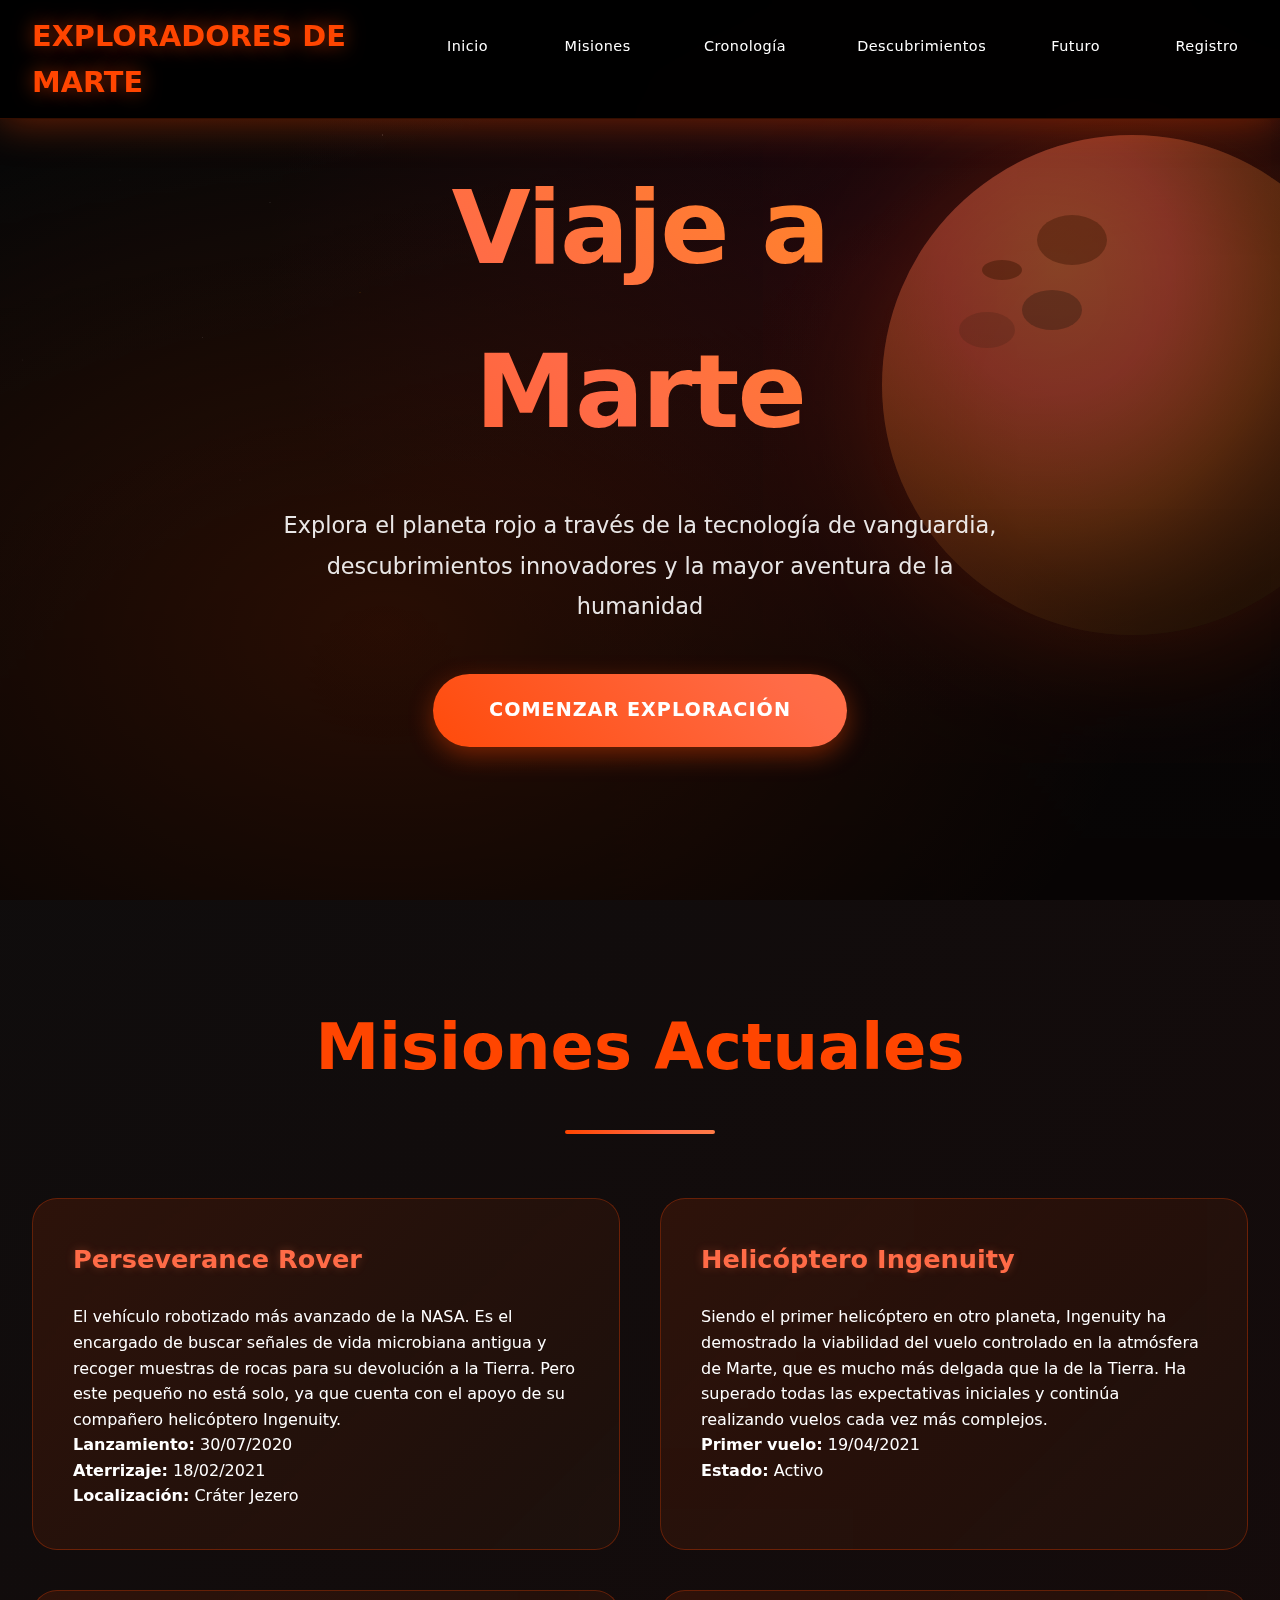
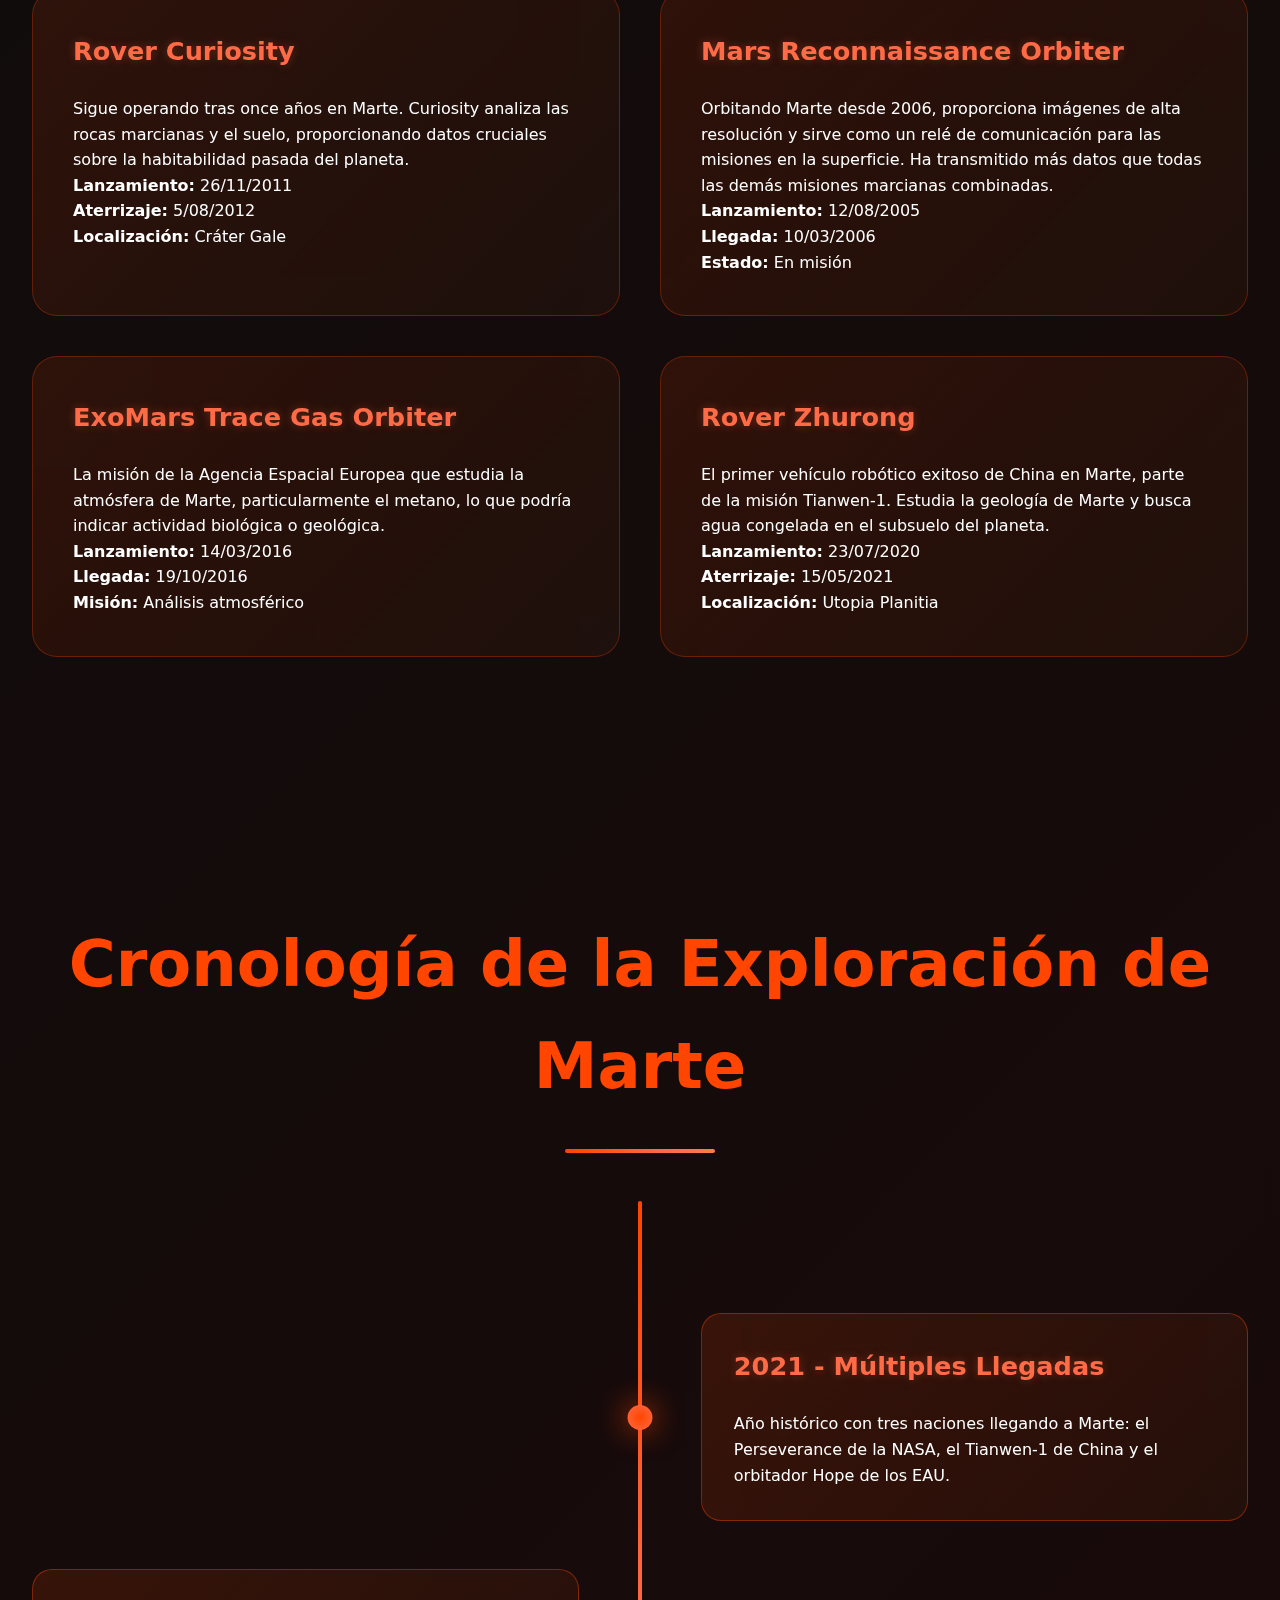
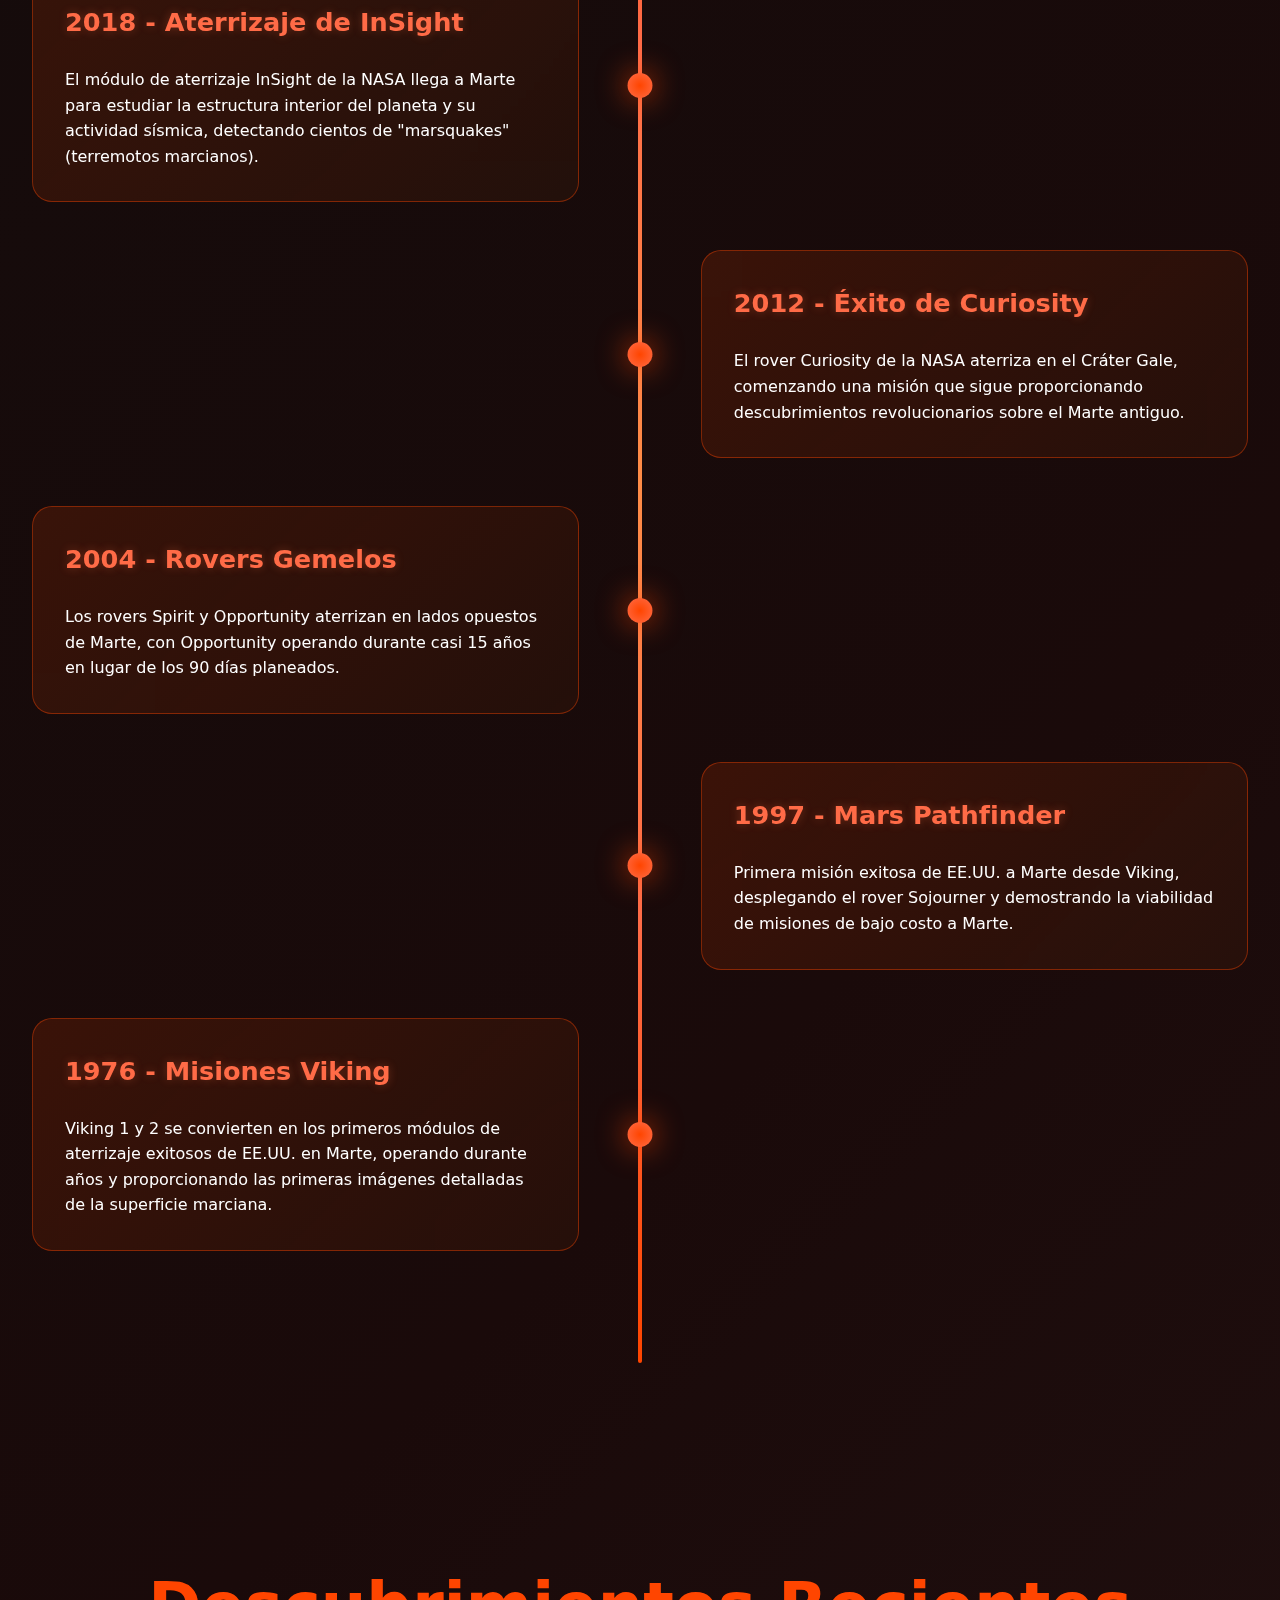
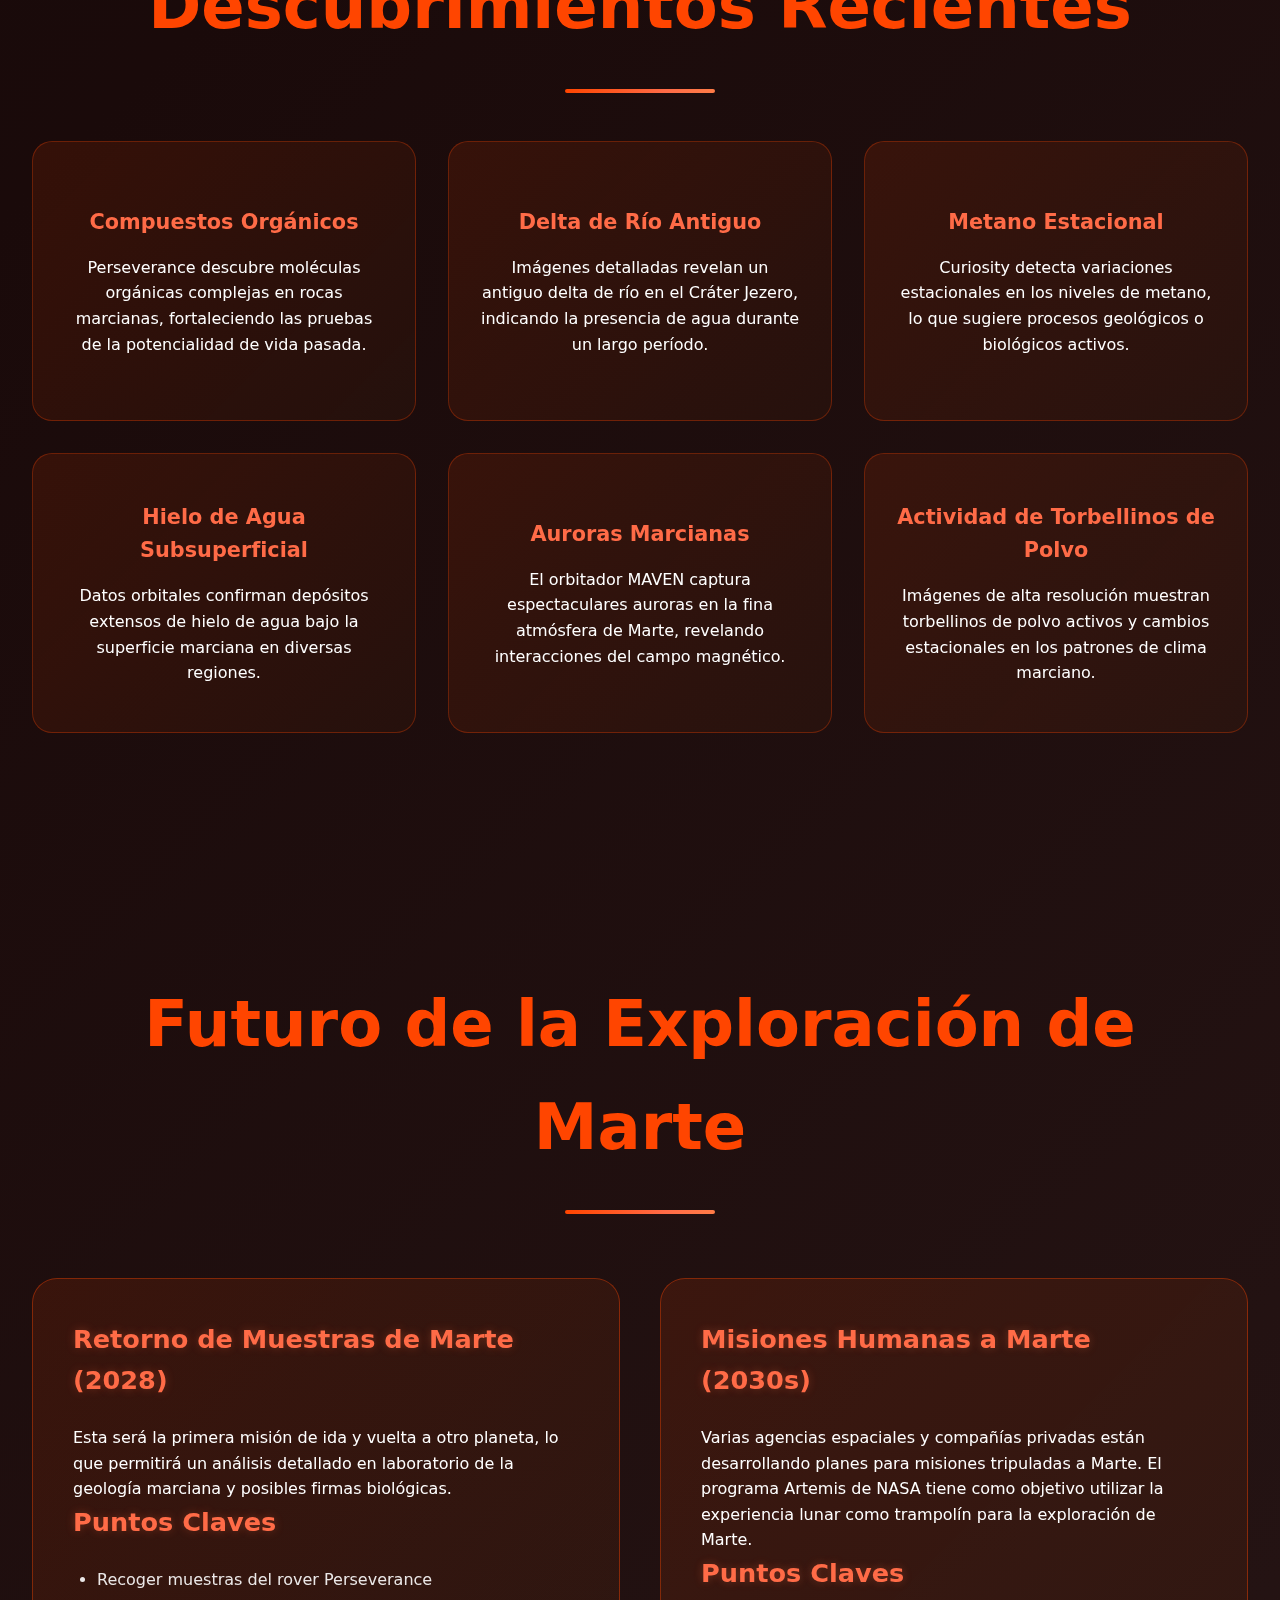
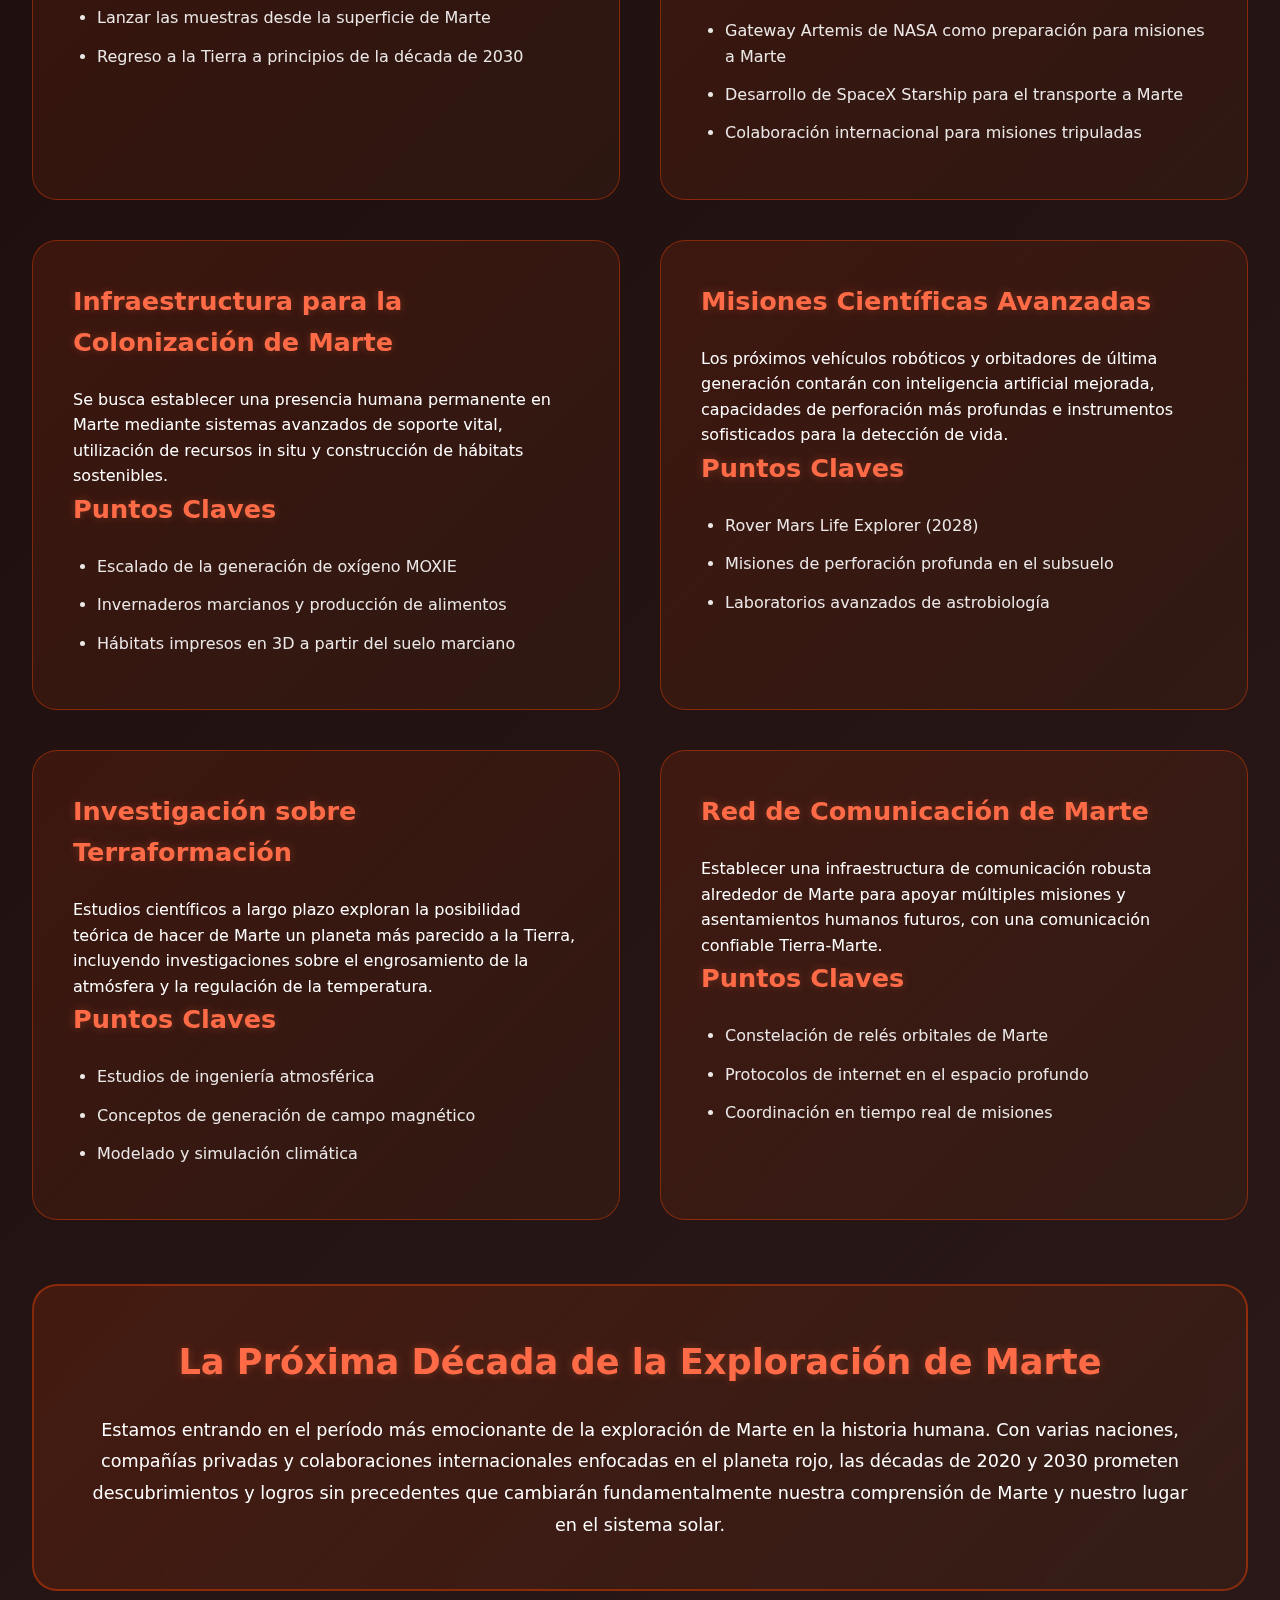
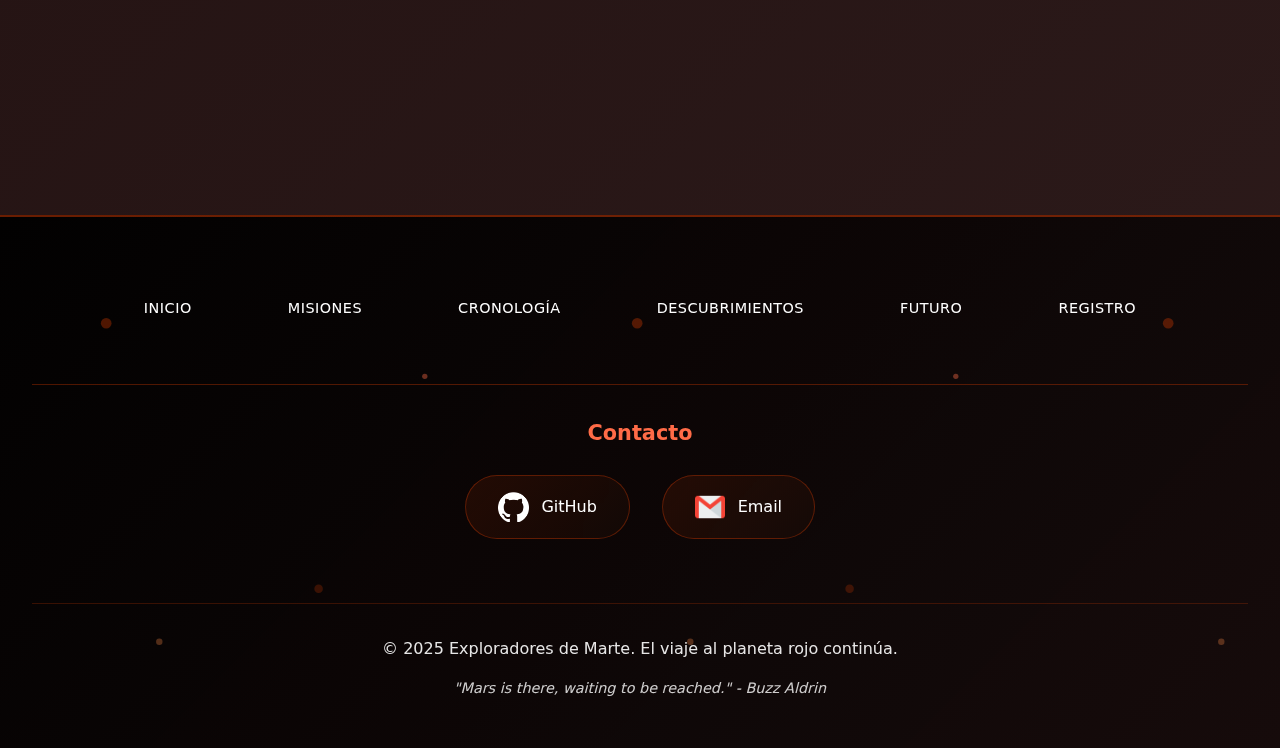
<file: index.html>
<!DOCTYPE html>
<html lang="es">

<head>
    <meta charset="UTF-8">
    <meta name="viewport" content="width=device-width, initial-scale=1.0">
    <title>Exploradores de Marte - Inicio</title>
    <link rel="stylesheet" href="styles/styles.css">
</head>

<body>
    <div class="starfield"></div>

    <!-- Navbar -->
    <nav id="navbar">
        <div class="nav-container">
            <a href="#home" class="logo">
                <span>EXPLORADORES DE MARTE</span>
            </a>
            <ul class="nav-links">
                <li><a href="#home">Inicio</a></li>
                <li><a href="#missions">Misiones</a></li>
                <li><a href="#timeline">Cronología</a></li>
                <li><a href="#discovery">Descubrimientos</a></li>
                <li><a href="#future">Futuro</a></li>
                <li><a href="pages/register.html">Registro</a></li>
            </ul>
        </div>
    </nav>

    <!-- Hero -->
    <section id="home" class="hero">
        <div class="mars-planet"></div>
        <div class="hero-content">
            <h1>Viaje a Marte</h1>
            <p>Explora el planeta rojo a través de la tecnología de vanguardia, descubrimientos innovadores y la mayor
                aventura de la humanidad</p>
            <a href="#missions" class="cta-button">Comenzar Exploración</a>
        </div>
    </section>

    <!-- Misiones -->
    <section id="missions">
        <h2>Misiones Actuales</h2>
        <div class="mission-grid">
            <div class="mission-card">
                <h3>Perseverance Rover</h3>
                <p>El vehículo robotizado más avanzado de la NASA. Es el encargado de buscar señales de vida microbiana
                    antigua y recoger muestras de rocas para su devolución a la Tierra. Pero este pequeño no está solo,
                    ya que cuenta con el apoyo de su compañero helicóptero Ingenuity.</p>
                <p><strong>Lanzamiento:</strong> 30/07/2020</p>
                <p><strong>Aterrizaje:</strong> 18/02/2021</p>
                <p><strong>Localización:</strong> Cráter Jezero</p>
            </div>

            <div class="mission-card">
                <h3>Helicóptero Ingenuity</h3>
                <p>Siendo el primer helicóptero en otro planeta, Ingenuity ha demostrado la viabilidad del vuelo
                    controlado en la atmósfera de Marte, que es mucho más delgada que la de la Tierra. Ha superado todas
                    las expectativas iniciales y continúa realizando vuelos cada vez más complejos.</p>
                <p><strong>Primer vuelo:</strong> 19/04/2021</p>
                <p><strong>Estado:</strong> Activo</p>
            </div>

            <div class="mission-card">
                <h3>Rover Curiosity</h3>
                <p>Sigue operando tras once años en Marte. Curiosity analiza las rocas marcianas y el suelo,
                    proporcionando datos cruciales sobre la habitabilidad pasada del planeta.</p>
                <p><strong>Lanzamiento:</strong> 26/11/2011</p>
                <p><strong>Aterrizaje:</strong> 5/08/2012</p>
                <p><strong>Localización:</strong> Cráter Gale</p>
            </div>

            <div class="mission-card">
                <h3>Mars Reconnaissance Orbiter</h3>
                <p>Orbitando Marte desde 2006, proporciona imágenes de alta resolución y sirve como un relé de
                    comunicación para las misiones en la superficie. Ha transmitido más datos que todas las demás
                    misiones marcianas combinadas.</p>
                <p><strong>Lanzamiento:</strong> 12/08/2005</p>
                <p><strong>Llegada:</strong> 10/03/2006</p>
                <p><strong>Estado:</strong> En misión</p>
            </div>

            <div class="mission-card">
                <h3>ExoMars Trace Gas Orbiter</h3>
                <p>La misión de la Agencia Espacial Europea que estudia la atmósfera de Marte, particularmente el
                    metano, lo que podría indicar actividad biológica o geológica.</p>
                <p><strong>Lanzamiento:</strong> 14/03/2016</p>
                <p><strong>Llegada:</strong> 19/10/2016</p>
                <p><strong>Misión:</strong> Análisis atmosférico</p>
            </div>

            <div class="mission-card">
                <h3>Rover Zhurong</h3>
                <p>El primer vehículo robótico exitoso de China en Marte, parte de la misión Tianwen-1. Estudia la
                    geología de Marte y busca agua congelada en el subsuelo del planeta.</p>
                <p><strong>Lanzamiento:</strong> 23/07/2020</p>
                <p><strong>Aterrizaje:</strong> 15/05/2021</p>
                <p><strong>Localización:</strong> Utopia Planitia</p>
            </div>
        </div>
    </section>

    <!-- Cronología -->
    <section id="timeline">
        <h2>Cronología de la Exploración de Marte</h2>
        <div class="timeline">
            <div class="timeline-item">
                <div class="timeline-content">
                    <h3>2021 - Múltiples Llegadas</h3>
                    <p>Año histórico con tres naciones llegando a Marte: el Perseverance de la NASA, el Tianwen-1 de
                        China y el orbitador Hope de los EAU.</p>
                </div>
                <div class="timeline-dot"></div>
            </div>

            <div class="timeline-item">
                <div class="timeline-content">
                    <h3>2018 - Aterrizaje de InSight</h3>
                    <p>El módulo de aterrizaje InSight de la NASA llega a Marte para estudiar la estructura interior del
                        planeta y su actividad sísmica, detectando cientos de "marsquakes" (terremotos marcianos).</p>
                </div>
                <div class="timeline-dot"></div>
            </div>

            <div class="timeline-item">
                <div class="timeline-content">
                    <h3>2012 - Éxito de Curiosity</h3>
                    <p>El rover Curiosity de la NASA aterriza en el Cráter Gale, comenzando una misión que sigue
                        proporcionando descubrimientos revolucionarios sobre el Marte antiguo.</p>
                </div>
                <div class="timeline-dot"></div>
            </div>

            <div class="timeline-item">
                <div class="timeline-content">
                    <h3>2004 - Rovers Gemelos</h3>
                    <p>Los rovers Spirit y Opportunity aterrizan en lados opuestos de Marte, con Opportunity operando
                        durante casi 15 años en lugar de los 90 días planeados.</p>
                </div>
                <div class="timeline-dot"></div>
            </div>

            <div class="timeline-item">
                <div class="timeline-content">
                    <h3>1997 - Mars Pathfinder</h3>
                    <p>Primera misión exitosa de EE.UU. a Marte desde Viking, desplegando el rover Sojourner y
                        demostrando la viabilidad de misiones de bajo costo a Marte.</p>
                </div>
                <div class="timeline-dot"></div>
            </div>

            <div class="timeline-item">
                <div class="timeline-content">
                    <h3>1976 - Misiones Viking</h3>
                    <p>Viking 1 y 2 se convierten en los primeros módulos de aterrizaje exitosos de EE.UU. en Marte,
                        operando durante años y proporcionando las primeras imágenes detalladas de la superficie
                        marciana.</p>
                </div>
                <div class="timeline-dot"></div>
            </div>
        </div>
    </section>

    <!-- Descubrimientos -->
    <section id="discovery">
        <h2>Descubrimientos Recientes</h2>
        <div class="discovery">
            <div class="discovery-item">
                <h4>Compuestos Orgánicos</h4>
                <p>Perseverance descubre moléculas orgánicas complejas en rocas marcianas, fortaleciendo las pruebas de
                    la potencialidad de vida pasada.</p>
            </div>
            <div class="discovery-item">
                <h4>Delta de Río Antiguo</h4>
                <p>Imágenes detalladas revelan un antiguo delta de río en el Cráter Jezero, indicando la presencia de
                    agua durante un largo período.</p>
            </div>
            <div class="discovery-item">
                <h4>Metano Estacional</h4>
                <p>Curiosity detecta variaciones estacionales en los niveles de metano, lo que sugiere procesos
                    geológicos o biológicos activos.</p>
            </div>
            <div class="discovery-item">
                <h4>Hielo de Agua Subsuperficial</h4>
                <p>Datos orbitales confirman depósitos extensos de hielo de agua bajo la superficie marciana en diversas
                    regiones.</p>
            </div>
            <div class="discovery-item">
                <h4>Auroras Marcianas</h4>
                <p>El orbitador MAVEN captura espectaculares auroras en la fina atmósfera de Marte, revelando
                    interacciones del campo magnético.</p>
            </div>
            <div class="discovery-item">
                <h4>Actividad de Torbellinos de Polvo</h4>
                <p>Imágenes de alta resolución muestran torbellinos de polvo activos y cambios estacionales en los
                    patrones de clima marciano.</p>
            </div>
        </div>
    </section>

    <!-- Futuro -->
    <section id="future">
        <h2>Futuro de la Exploración de Marte</h2>
        <div class="future-grid">
            <div class="future-card">
                <h3>Retorno de Muestras de Marte (2028)</h3>
                <p>Esta será la primera misión de ida y vuelta a otro planeta, lo que permitirá un análisis detallado en
                    laboratorio de la geología marciana y posibles firmas biológicas.</p>
                <h3>Puntos Claves</h3>
                <ul>
                    <li>Recoger muestras del rover Perseverance</li>
                    <li>Lanzar las muestras desde la superficie de Marte</li>
                    <li>Regreso a la Tierra a principios de la década de 2030</li>
                </ul>
            </div>

            <div class="future-card">
                <h3>Misiones Humanas a Marte (2030s)</h3>
                <p>Varias agencias espaciales y compañías privadas están desarrollando planes para misiones tripuladas a
                    Marte. El programa Artemis de NASA tiene como objetivo utilizar la experiencia lunar como trampolín
                    para la exploración de Marte.</p>
                <h3>Puntos Claves</h3>
                <ul>
                    <li>Gateway Artemis de NASA como preparación para misiones a Marte</li>
                    <li>Desarrollo de SpaceX Starship para el transporte a Marte</li>
                    <li>Colaboración internacional para misiones tripuladas</li>
                </ul>
            </div>

            <div class="future-card">
                <h3>Infraestructura para la Colonización de Marte</h3>
                <p>Se busca establecer una presencia humana permanente en Marte mediante sistemas avanzados de soporte
                    vital, utilización de recursos in situ y construcción de hábitats sostenibles.</p>
                <h3>Puntos Claves</h3>
                <ul>
                    <li>Escalado de la generación de oxígeno MOXIE</li>
                    <li>Invernaderos marcianos y producción de alimentos</li>
                    <li>Hábitats impresos en 3D a partir del suelo marciano</li>
                </ul>
            </div>

            <div class="future-card">
                <h3>Misiones Científicas Avanzadas</h3>
                <p>Los próximos vehículos robóticos y orbitadores de última generación contarán con inteligencia
                    artificial mejorada, capacidades de perforación más profundas e instrumentos sofisticados para la
                    detección de vida.</p>
                <h3>Puntos Claves</h3>
                <ul>
                    <li>Rover Mars Life Explorer (2028)</li>
                    <li>Misiones de perforación profunda en el subsuelo</li>
                    <li>Laboratorios avanzados de astrobiología</li>
                </ul>
            </div>

            <div class="future-card">
                <h3>Investigación sobre Terraformación</h3>
                <p>Estudios científicos a largo plazo exploran la posibilidad teórica de hacer de Marte un planeta más
                    parecido a la Tierra, incluyendo investigaciones sobre el engrosamiento de la atmósfera y la
                    regulación de la temperatura.</p>
                <h3>Puntos Claves</h3>
                <ul>
                    <li>Estudios de ingeniería atmosférica</li>
                    <li>Conceptos de generación de campo magnético</li>
                    <li>Modelado y simulación climática</li>
                </ul>
            </div>

            <div class="future-card">
                <h3>Red de Comunicación de Marte</h3>
                <p>Establecer una infraestructura de comunicación robusta alrededor de Marte para apoyar múltiples
                    misiones y asentamientos humanos futuros, con una comunicación confiable Tierra-Marte.</p>
                <h3>Puntos Claves</h3>
                <ul>
                    <li>Constelación de relés orbitales de Marte</li>
                    <li>Protocolos de internet en el espacio profundo</li>
                    <li>Coordinación en tiempo real de misiones</li>
                </ul>
            </div>
        </div>

        <div class="resume">
            <h3>La Próxima Década de la Exploración de Marte</h3>
            <p>Estamos entrando en el período más emocionante de la exploración de Marte en la historia humana. Con
                varias naciones, compañías privadas y colaboraciones internacionales enfocadas en el planeta rojo, las
                décadas de 2020 y 2030 prometen descubrimientos y logros sin precedentes que cambiarán fundamentalmente
                nuestra comprensión de Marte y nuestro lugar en el sistema solar.</p>
        </div>
    </section>

    <!-- Footer -->
    <footer>
        <div class="footer-content">
            <div class="footer-links">
                <a href="#home">Inicio</a>
                <a href="#missions">Misiones</a>
                <a href="#timeline">Cronología</a>
                <a href="#exploration">Descubrimientos</a>
                <a href="#future">Futuro</a>
                <a href="pages/register.html">Registro</a>
            </div>

            <div class="social-section">
                <h4>Contacto</h4>
                <div class="social-links">
                    <a href="https://github.com/EsderJ10" class="social-link" target="_blank">
                        <img src="images/github-icon.png" alt="Github" class="social-icon"></img>
                        <span>GitHub</span>
                    </a>
                    <a href="mailto:cortesf.joseantonio@gmail.com" class="social-link">
                        <img src="images/email-icon.png" alt="Email" class="social-icon"></img>
                        <span>Email</span>
                    </a>
                </div>
            </div>

            <div class="copyright">
                <p>&copy; 2025 Exploradores de Marte. El viaje al planeta rojo continúa.</p>
                <p class="quote">"Mars is there, waiting to be reached." - Buzz Aldrin</p>
            </div>
        </div>
    </footer>
</body>

</html>
</file>
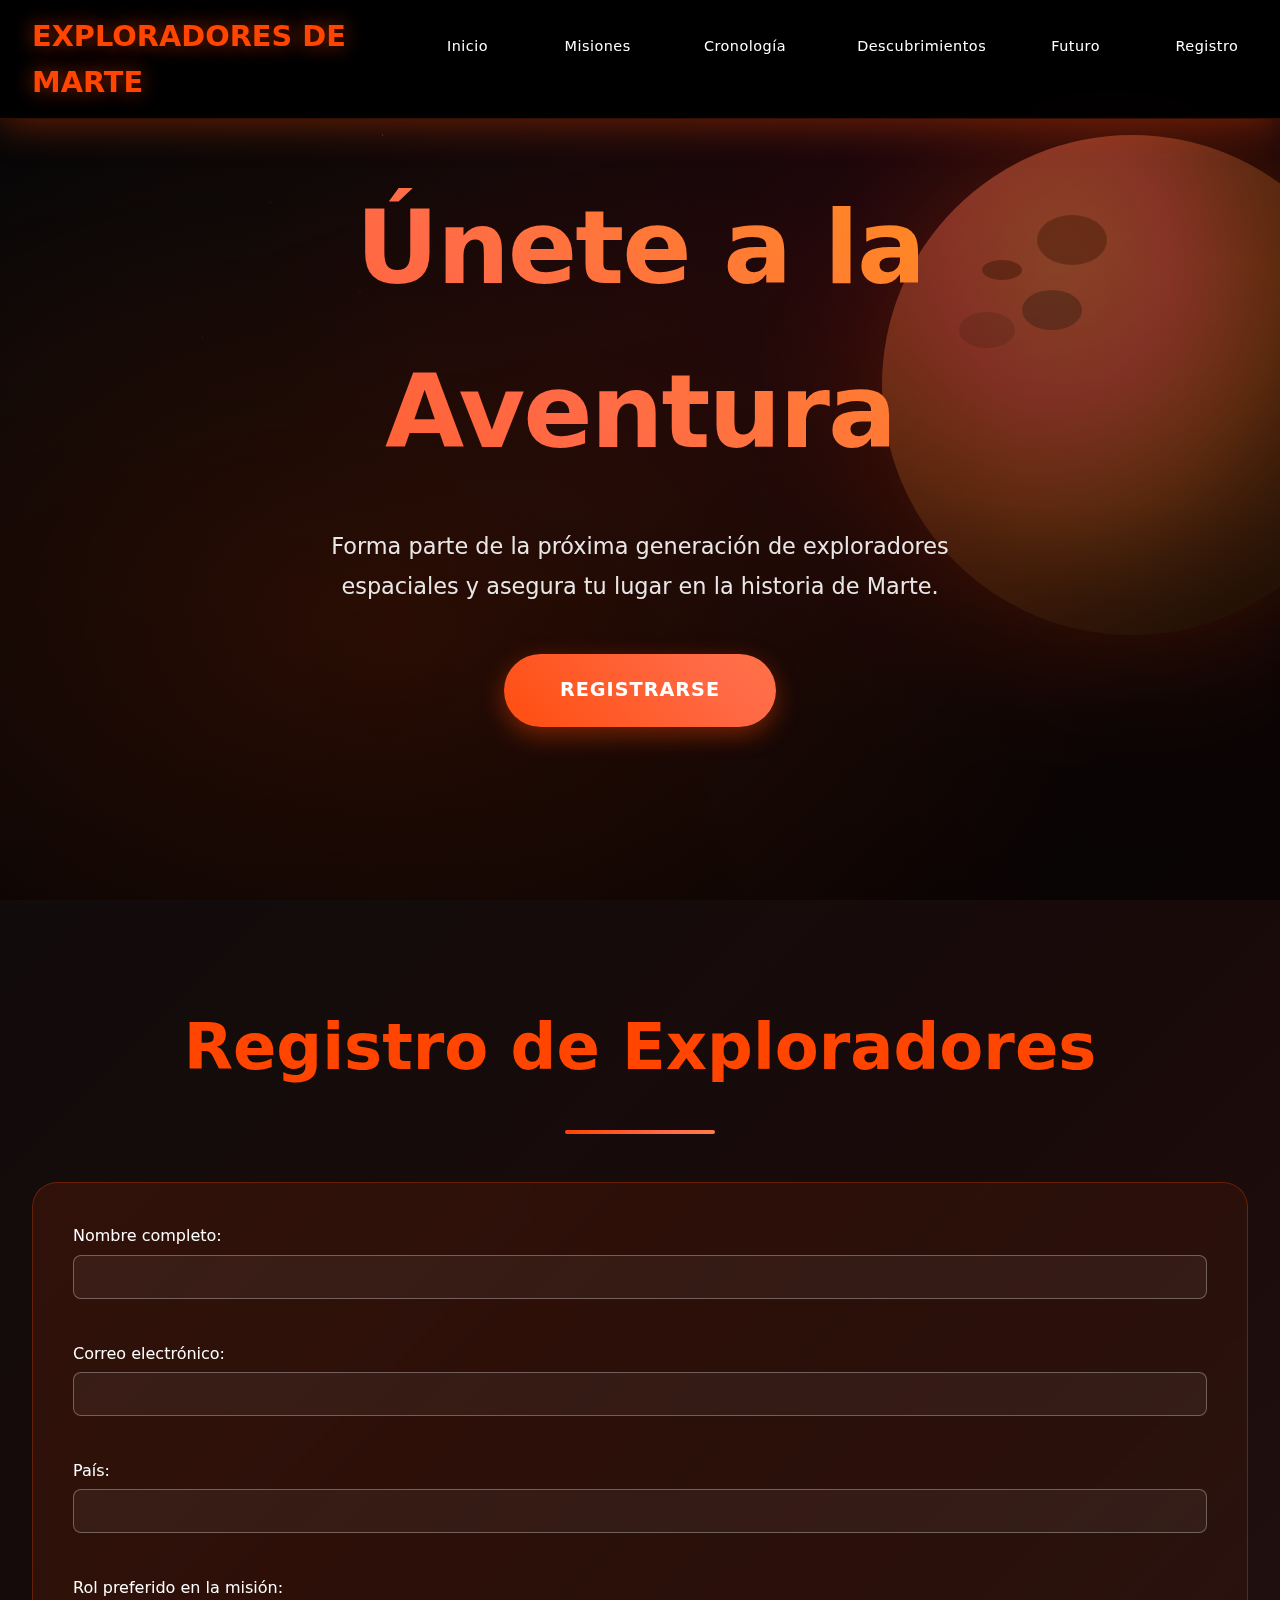
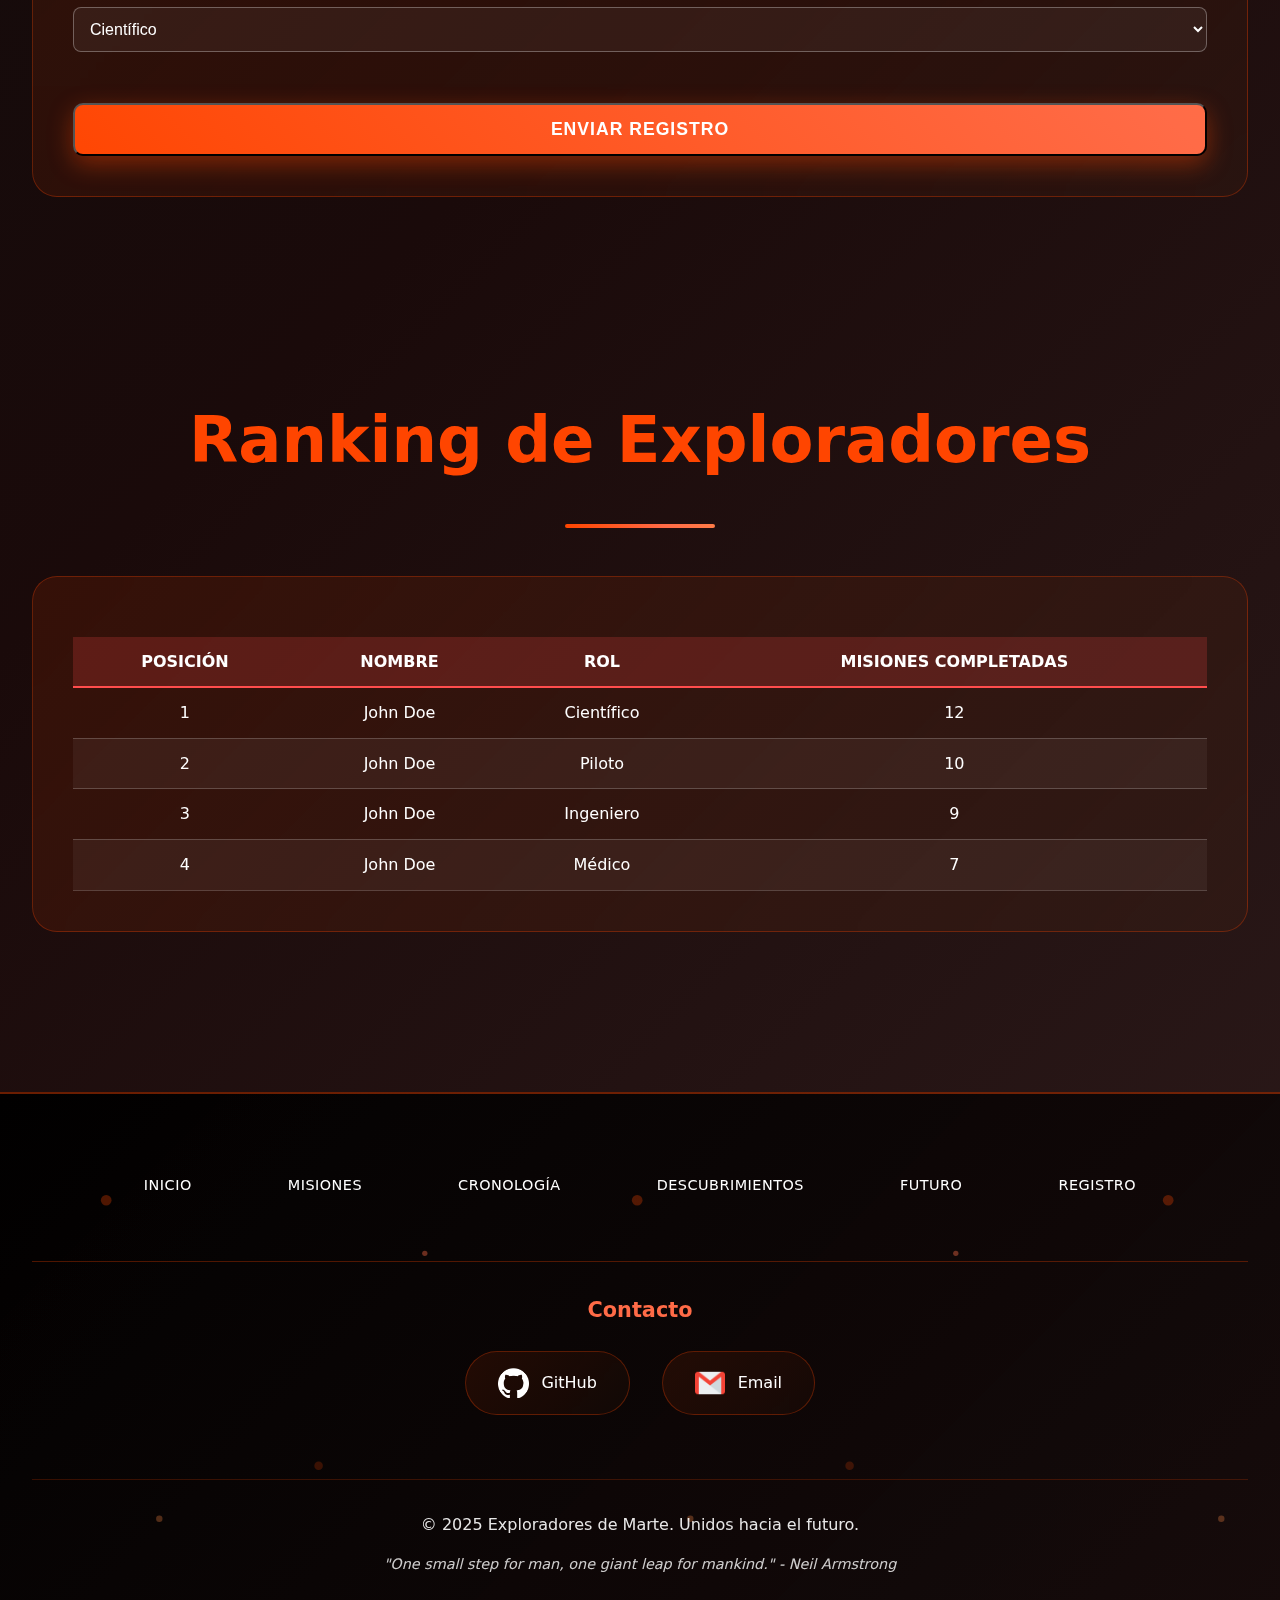
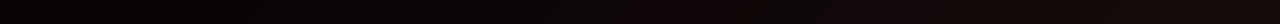
<file: pages/register.html>
<!DOCTYPE html>
<html lang="es">

<head>
    <meta charset="UTF-8">
    <meta name="viewport" content="width=device-width, initial-scale=1.0">
    <title>Exploradores de Marte - Registro</title>
    <link rel="stylesheet" href="../styles/styles.css">
</head>

<body>
    <div class="starfield"></div>
    <nav id="navbar">
        <div class="nav-container">
            <a href="index.html" class="logo">
                <span>EXPLORADORES DE MARTE</span>
            </a>
            <ul class="nav-links">
                <li><a href="../index.html">Inicio</a></li>
                <li><a href="../index.html#missions">Misiones</a></li>
                <li><a href="../index.html#timeline">Cronología</a></li>
                <li><a href="../index.html#exploration">Descubrimientos</a></li>
                <li><a href="../index.html#future">Futuro</a></li>
                <li><a href="register.html">Registro</a></li>
            </ul>
        </div>
    </nav>

    <section class="hero">
        <div class="mars-planet"></div>
        <div class="hero-content">
            <h1>Únete a la Aventura</h1>
            <p>Forma parte de la próxima generación de exploradores espaciales y asegura tu lugar en la historia de
                Marte.</p>
            <a href="#form" class="cta-button">Registrarse</a>
        </div>
    </section>

    <section id="form">
        <h2>Registro de Exploradores</h2>
        <form class="register-card" action="#" method="post">
            <label for="nombre">Nombre completo:</label><br>
            <input type="text" id="nombre" name="nombre" required><br><br>

            <label for="email">Correo electrónico:</label><br>
            <input type="email" id="email" name="email" required><br><br>

            <label for="pais">País:</label><br>
            <input type="text" id="pais" name="pais"><br><br>

            <label for="rol">Rol preferido en la misión:</label><br>
            <select id="rol" name="rol">
                <option value="cientifico">Científico</option>
                <option value="ingeniero">Ingeniero</option>
                <option value="piloto">Piloto</option>
                <option value="medico">Médico</option>
            </select><br><br>

            <button type="submit" class="cta-button">Enviar Registro</button>
        </form>
    </section>

    <section id="tabla">
        <h2>Ranking de Exploradores</h2>
        <div class="register-card">
            <table>
                <thead>
                    <tr>
                        <th>Posición</th>
                        <th>Nombre</th>
                        <th>Rol</th>
                        <th>Misiones Completadas</th>
                    </tr>
                </thead>
                <tbody>
                    <tr>
                        <td>1</td>
                        <td>John Doe</td>
                        <td>Científico</td>
                        <td>12</td>
                    </tr>
                    <tr>
                        <td>2</td>
                        <td>John Doe</td>
                        <td>Piloto</td>
                        <td>10</td>
                    </tr>
                    <tr>
                        <td>3</td>
                        <td>John Doe</td>
                        <td>Ingeniero</td>
                        <td>9</td>
                    </tr>
                    <tr>
                        <td>4</td>
                        <td>John Doe</td>
                        <td>Médico</td>
                        <td>7</td>
                    </tr>
                </tbody>
            </table>
        </div>
    </section>

    <footer>
        <div class="footer-content">
            <div class="footer-links">
                <a href="../index.html">Inicio</a>
                <a href="../index.html#missions">Misiones</a>
                <a href="../index.html#timeline">Cronología</a>
                <a href="../index.html#exploration">Descubrimientos</a>
                <a href="../index.html#future">Futuro</a>
                <a href="register.html">Registro</a>
            </div>

            <div class="social-section">
                <h4>Contacto</h4>
                <div class="social-links">
                    <a href="https://github.com/EsderJ10" class="social-link" target="_blank">
                        <img src="../images/github-icon.png" alt="Github" class="social-icon"></img>
                        <span>GitHub</span>
                    </a>
                    <a href="mailto:cortesf.joseantonio@gmail.com" class="social-link">
                        <img src="../images/email-icon.png" alt="Email" class="social-icon"></img>
                        <span>Email</span>
                    </a>
                </div>
            </div>

            <div class="copyright">
                <p>&copy; 2025 Exploradores de Marte. Unidos hacia el futuro.</p>
                <p class="quote">"One small step for man, one giant leap for mankind." - Neil Armstrong</p>
            </div>
        </div>
    </footer>
</body>

</html>
</file>
<file: styles/styles.css>
* {
  	margin: 0;
  	padding: 0;
  	box-sizing: border-box;
  }

  /* Generales y fondo */
  html {
  	scroll-behavior: smooth;
  }

  body {
  	font-family: system-ui, -apple-system, BlinkMacSystemFont, 'Segoe UI', Roboto, Oxygen, Ubuntu, Cantarell, 'Open Sans', 'Helvetica Neue', sans-serif;
  	background: linear-gradient(135deg, #0d0d0d 0%, #1a0a0a 50%, #2d1b1b 100%);
  	color: #fff;
  	overflow-x: hidden;
  	line-height: 1.6;
  }

  .starfield {
  	position: fixed;
  	top: 0;
  	left: 0;
  	width: 100%;
  	height: 100%;
  	z-index: -2;
  	background: url('data:image/svg+xml,<svg xmlns="http://www.w3.org/2000/svg" viewBox="0 0 2000 2000"><defs><radialGradient id="star1" cx="50%" cy="50%" r="50%"><stop offset="0%" style="stop-color:white;stop-opacity:1" /><stop offset="100%" style="stop-color:white;stop-opacity:0" /></radialGradient><radialGradient id="star2" cx="50%" cy="50%" r="50%"><stop offset="0%" style="stop-color:%23ffaa00;stop-opacity:1" /><stop offset="100%" style="stop-color:%23ffaa00;stop-opacity:0" /></radialGradient></defs><circle cx="100" cy="150" r="1.5" fill="url(%23star1)" /><circle cx="300" cy="80" r="0.8" fill="url(%23star2)" /><circle cx="500" cy="200" r="2" fill="url(%23star1)" /><circle cx="700" cy="120" r="1.2" fill="url(%23star1)" /><circle cx="150" cy="400" r="0.9" fill="url(%23star2)" /><circle cx="850" cy="300" r="1.8" fill="url(%23star1)" /><circle cx="250" cy="600" r="1.1" fill="url(%23star2)" /><circle cx="600" cy="450" r="1.4" fill="url(%23star1)" /><circle cx="450" cy="750" r="0.7" fill="url(%23star1)" /><circle cx="800" cy="650" r="1.6" fill="url(%23star2)" /><circle cx="50" cy="800" r="1.3" fill="url(%23star1)" /><circle cx="900" cy="850" r="0.9" fill="url(%23star1)" /><circle cx="1200" cy="100" r="1.1" fill="url(%23star2)" /><circle cx="1400" cy="300" r="0.8" fill="url(%23star1)" /><circle cx="1600" cy="500" r="1.5" fill="url(%23star2)" /><circle cx="1100" cy="700" r="1.2" fill="url(%23star1)" /><circle cx="1300" cy="900" r="0.6" fill="url(%23star1)" /></svg>') repeat;
  	animation: twinkle 8s infinite ease-in-out;
  }

  .starfield::before {
  	content: '';
  	position: absolute;
  	top: 0;
  	left: 0;
  	width: 100%;
  	height: 100%;
  	background: url('data:image/svg+xml,<svg xmlns="http://www.w3.org/2000/svg" viewBox="0 0 1500 1500"><circle cx="200" cy="300" r="0.5" fill="white" opacity="0.4"/><circle cx="800" cy="150" r="0.7" fill="white" opacity="0.6"/><circle cx="1200" cy="400" r="0.3" fill="white" opacity="0.5"/><circle cx="400" cy="800" r="0.8" fill="white" opacity="0.3"/><circle cx="1000" cy="600" r="0.4" fill="white" opacity="0.7"/></svg>') repeat;
  	animation: twinkle 12s infinite ease-in-out reverse;
  }

  @keyframes twinkle {

  	0%,
  	100% {
  		opacity: 0.4;
  		transform: scale(1);
  	}

  	25% {
  		opacity: 0.6;
  		transform: scale(1.1);
  	}

  	50% {
  		opacity: 1;
  		transform: scale(1.2);
  	}

  	75% {
  		opacity: 0.6;
  		transform: scale(1.1);
  	}
  }

  /* Barra de Navegación */
  nav {
  	position: fixed;
  	top: 0;
  	width: 100%;
  	background: rgba(0, 0, 0, 0.85);
  	backdrop-filter: blur(20px);
  	z-index: 1000;
  	padding: 0.8rem 0;
  	border-bottom: 1px solid rgba(255, 69, 0, 0.2);
  }

  nav:hover {
  	background: rgba(0, 0, 0, 0.95);
  	box-shadow: 0 4px 40px rgba(255, 69, 0, 0.4);
  }

  .nav-container {
  	display: flex;
  	max-width: 1400px;
  	margin: 0 auto;
  	justify-content: space-between;
  	align-items: center;
  	padding: 0 2rem;
  }

  .logo {
  	display: flex;
  	align-items: center;
  	gap: 1rem;
  	font-size: 1.8rem;
  	font-weight: 800;
  	color: #FF4500;
  	text-decoration: none;
  	transition: all 0.3s ease;
  	text-shadow: 0 0 20px rgba(255, 69, 0, 0.6);
  	animation: logo-pulse 4s infinite ease-in-out;
  }

  .logo:hover {
  	transform: scale(1.05);
  	text-shadow: 0 0 30px rgba(255, 69, 0, 0.9);
  }

  @keyframes logo-pulse {

  	0%,
  	100% {
  		text-shadow: 0 0 20px rgba(255, 69, 0, 0.6);
  	}

  	50% {
  		text-shadow: 0 0 35px rgba(255, 69, 0, 0.9), 0 0 45px rgba(255, 69, 0, 0.6);
  	}
  }

  .nav-links {
  	display: flex;
  	gap: 2.5rem;
  	list-style: none;
  	align-items: center;
  }

  .nav-links a {
  	color: #fff;
  	text-decoration: none;
  	transition: all 0.4s cubic-bezier(0.4, 0, 0.2, 1);
  	position: relative;
  	padding: 0.8rem 1.5rem;
  	border-radius: 30px;
  	font-weight: 500;
  	overflow: hidden;
  	font-size: 0.9rem;
  	letter-spacing: 0.5px;
  }

  .nav-links a::before {
  	content: '';
  	position: absolute;
  	top: 0;
  	width: 100%;
  	height: 100%;
  }

  .nav-links a::after {
  	content: '';
  	position: absolute;
  	bottom: 0;
  	left: 50%;
  	width: 0;
  	height: 2px;
  	background: linear-gradient(90deg, #FF4500, #FF6B47);
  	transition: all 0.3s ease;
  	transform: translateX(-50%);
  }

  .nav-links a:hover {
  	color: #FF4500;
  	background: rgba(255, 69, 0, 0.1);
  	transform: translateY(-2px) scale(1.05);
  	box-shadow: 0 8px 25px rgba(255, 69, 0, 0.3);
  }

  .nav-links a:hover::after {
  	width: 80%;
  }

  /* Hero */
  .hero {
  	display: flex;
  	height: 100vh;
  	align-items: center;
  	justify-content: center;
  	text-align: center;
  	background: linear-gradient(rgba(0, 0, 0, 0.4), rgba(0, 0, 0, 0.6)),
  		radial-gradient(ellipse at 30% 70%, rgba(255, 69, 0, 0.3) 0%, transparent 60%),
  		radial-gradient(ellipse at 70% 30%, rgba(220, 20, 60, 0.2) 0%, transparent 50%);
  	position: relative;
  	overflow: hidden;
  }

  .mars-planet {
  	position: absolute;
  	right: -8%;
  	top: 15%;
  	width: 500px;
  	height: 500px;
  	background: radial-gradient(ellipse at 35% 25%, #FF8C47, #FF6B47, #D2691E, #8B4513, #654321);
  	border-radius: 50%;
  	box-shadow:
  		inset -80px -80px 150px rgba(0, 0, 0, 0.5),
  		inset 30px 30px 60px rgba(255, 120, 70, 0.3),
  		0 0 120px rgba(255, 69, 0, 0.4),
  		0 0 250px rgba(255, 69, 0, 0.2);
  	animation: mars-float 10s ease-in-out infinite;
  	z-index: -1;
  }

  .mars-planet::before {
  	content: '';
  	position: absolute;
  	top: 25%;
  	left: 20%;
  	width: 40px;
  	height: 20px;
  	background: rgba(139, 69, 19, 0.7);
  	border-radius: 50%;
  	box-shadow:
  		50px 40px 0 10px rgba(101, 67, 33, 0.5),
  		-15px 60px 0 8px rgba(160, 82, 45, 0.4),
  		70px -30px 0 15px rgba(139, 69, 19, 0.6);
  }

  @keyframes mars-float {

  	0%,
  	100% {
  		transform: translateY(0px) scale(1);
  	}

  	33% {
  		transform: translateY(-20px) scale(1.02);
  	}

  	66% {
  		transform: translateY(-30px) scale(0.98);
  	}
  }

  .hero-content {
  	z-index: 10;
  	animation: hero-fade-in 2s ease-out;
  	max-width: 800px;
  	padding: 0 2rem;
  }

  @keyframes hero-fade-in {
  	0% {
  		opacity: 0;
  		transform: translateY(50px) scale(0.9);
  	}

  	100% {
  		opacity: 1;
  		transform: translateY(0) scale(1);
  	}
  }

  .hero-content h1 {
  	font-size: clamp(3.5rem, 8vw, 8rem);
  	margin-bottom: 2rem;
  	background: linear-gradient(45deg, #FF4500, #FF6B47, #FFA500, #FF8C47);
  	background-size: 300% 300%;
  	background-clip: text;
  	-webkit-background-clip: text;
  	-webkit-text-fill-color: transparent;
  	animation: gradient-shift 6s ease-in-out infinite, title-glow 3s ease-in-out infinite alternate;
  	font-weight: 900;
  	letter-spacing: -2px;
  }

  @keyframes gradient-shift {

  	0%,
  	100% {
  		background-position: 0% 50%;
  	}

  	50% {
  		background-position: 100% 50%;
  	}
  }

  @keyframes title-glow {
  	from {
  		filter: drop-shadow(0 0 15px rgba(255, 69, 0, 0.6));
  	}

  	to {
  		filter: drop-shadow(0 0 40px rgba(255, 69, 0, 0.9));
  	}
  }

  .hero-content p {
  	font-size: 1.4rem;
  	margin-bottom: 3rem;
  	opacity: 0.9;
  	animation: text-fade-in 2s ease-out 0.5s both;
  	line-height: 1.8;
  }

  @keyframes text-fade-in {
  	0% {
  		opacity: 0;
  		transform: translateY(30px);
  	}

  	100% {
  		opacity: 0.9;
  		transform: translateY(0);
  	}
  }

  .cta-button {
  	display: inline-block;
  	background: linear-gradient(45deg, #FF4500, #FF6B47, #FF8C47);
  	background-size: 200% 200%;
  	color: white;
  	text-decoration: none;
  	padding: 1.3rem 3.5rem;
  	border-radius: 50px;
  	font-size: 1.2rem;
  	font-weight: bold;
  	transition: all 0.4s cubic-bezier(0.4, 0, 0.2, 1);
  	box-shadow: 0 8px 25px rgba(255, 69, 0, 0.4);
  	position: relative;
  	overflow: hidden;
  	animation: button-fade-in 2s ease-out 1s both;
  	text-transform: uppercase;
  	letter-spacing: 1px;
  }

  .cta-button::before {
  	content: '';
  	position: absolute;
  	top: 0;
  	left: -100%;
  	width: 100%;
  	height: 100%;
  	background: linear-gradient(90deg, transparent, rgba(255, 255, 255, 0.2), transparent);
  	transition: left 0.6s ease;
  }

  .cta-button:hover::before {
  	left: 100%;
  }

  .cta-button:hover {
  	transform: translateY(-4px) scale(1.05);
  	box-shadow: 0 15px 40px rgba(255, 69, 0, 0.6);
  	background-position: 100% 0;
  }

  @keyframes button-fade-in {
  	0% {
  		opacity: 0;
  		transform: translateY(30px) scale(0.9);
  	}

  	100% {
  		opacity: 1;
  		transform: translateY(0) scale(1);
  	}
  }

  section {
  	padding: 6rem 2rem;
  	max-width: 1400px;
  	margin: 0 auto;
  }

  h2 {
  	font-size: clamp(2.8rem, 5vw, 5rem);
  	margin-bottom: 3rem;
  	text-align: center;
  	color: #FF4500;
  	position: relative;
  	font-weight: 800;
  	animation: heading-glow 4s ease-in-out infinite alternate;
  }

  @keyframes heading-glow {
  	0% {
  		text-shadow: 0 0 25px rgba(255, 69, 0, 0.5);
  	}

  	100% {
  		text-shadow: 0 0 50px rgba(255, 69, 0, 0.8), 0 0 80px rgba(255, 69, 0, 0.4);
  	}
  }

  h2::after {
  	content: '';
  	display: block;
  	width: 150px;
  	height: 4px;
  	background: linear-gradient(90deg, #FF4500, #FF6B47, #FF8C47, #FF4500);
  	background-size: 200% 200%;
  	margin: 2rem auto;
  	border-radius: 2px;
  	animation: underline-flow 3s ease-in-out infinite;
  }

  @keyframes underline-flow {

  	0%,
  	100% {
  		background-position: 0% 50%;
  	}

  	50% {
  		background-position: 100% 50%;
  	}
  }

  h3 {
  	color: #FF6B47;
  	font-size: 1.6rem;
  	margin-bottom: 1.5rem;
  	font-weight: 700;
  	text-shadow: 0 0 10px rgba(255, 107, 71, 0.3);
  }

  /* Misiones */
  .mission-grid {
  	display: grid;
  	grid-template-columns: repeat(auto-fit, minmax(400px, 1fr));
  	gap: 2.5rem;
  	margin: 4rem 0;
  }

  .mission-card,
  .register-card {
  	background: linear-gradient(135deg, rgba(255, 69, 0, 0.12) 0%, rgba(139, 69, 19, 0.08) 100%);
  	border: 1px solid rgba(255, 69, 0, 0.3);
  	border-radius: 25px;
  	padding: 2.5rem;
  	transition: all 0.5s cubic-bezier(0.4, 0, 0.2, 1);
  	backdrop-filter: blur(15px);
  	position: relative;
  	overflow: hidden;
  	animation: card-float 8s ease-in-out infinite;
  }

  .mission-card:nth-child(even) {
  	animation-delay: 4s;
  }

  @keyframes card-float {

  	0%,
  	100% {
  		transform: translateY(0px);
  	}

  	50% {
  		transform: translateY(-12px);
  	}
  }

  .mission-card::before {
  	content: '';
  	position: absolute;
  	top: -50%;
  	left: -50%;
  	width: 200%;
  	height: 200%;
  	background: linear-gradient(45deg, transparent, rgba(255, 69, 0, 0.15), transparent);
  	transform: rotate(45deg);
  	transition: all 0.8s ease;
  	opacity: 0;
  }

  .mission-card:hover::before {
  	opacity: 1;
  	animation: shimmer 1.5s ease-in-out;
  }

  @keyframes shimmer {
  	0% {
  		transform: translateX(-100%) translateY(-100%) rotate(45deg);
  	}

  	100% {
  		transform: translateX(100%) translateY(100%) rotate(45deg);
  	}
  }

  .mission-card:hover {
  	transform: translateY(-20px) rotateX(8deg) scale(1.03);
  	box-shadow: 0 30px 60px rgba(255, 69, 0, 0.4);
  	border-color: #FF6B47;
  }

  .mission-card img {
  	width: 300px;
  	height: 200px;
  }

  /* Cronología */
  .timeline {
  	position: relative;
  	padding: 4rem 0;
  }

  .timeline::before {
  	content: '';
  	position: absolute;
  	left: 50%;
  	top: 0;
  	bottom: 0;
  	width: 4px;
  	background: linear-gradient(to bottom, #FF4500, #FF6B47, #FF8C47, #FF6B47, #FF4500);
  	transform: translateX(-50%);
  	border-radius: 2px;
  	animation: timeline-glow 4s ease-in-out infinite alternate;
  }

  @keyframes timeline-glow {
  	0% {
  		box-shadow: 0 0 15px rgba(255, 69, 0, 0.5);
  	}

  	100% {
  		box-shadow: 0 0 30px rgba(255, 69, 0, 0.8), 0 0 50px rgba(255, 69, 0, 0.4);
  	}
  }

  .timeline-item {
  	display: flex;
  	align-items: center;
  	margin: 3rem 0;
  	position: relative;
  }

  .timeline-item:nth-child(odd) {
  	flex-direction: row-reverse;
  }

  .timeline-content {
  	background: linear-gradient(135deg, rgba(255, 69, 0, 0.15), rgba(139, 69, 19, 0.1));
  	border: 1px solid rgba(255, 69, 0, 0.4);
  	border-radius: 20px;
  	padding: 2rem;
  	width: 45%;
  	backdrop-filter: blur(15px);
  	transition: all 0.5s cubic-bezier(0.4, 0, 0.2, 1);
  }

  .timeline-content:hover {
  	transform: scale(1.05) rotateY(5deg);
  	box-shadow: 0 20px 50px rgba(255, 69, 0, 0.4);
  }

  .timeline-dot {
  	position: absolute;
  	left: 50%;
  	width: 25px;
  	height: 25px;
  	background: radial-gradient(circle, #FF4500, #FF6B47);
  	border-radius: 50%;
  	transform: translateX(-50%);
  	box-shadow: 0 0 30px rgba(255, 69, 0, 0.8);
  	z-index: 10;
  	animation: dot-pulse 3s ease-in-out infinite;
  }

  @keyframes dot-pulse {

  	0%,
  	100% {
  		transform: translateX(-50%) scale(1);
  	}

  	50% {
  		transform: translateX(-50%) scale(1.3);
  	}
  }

  /* Descubrimientos */
  .discovery {
  	display: grid;
  	grid-template-columns: repeat(auto-fit, minmax(350px, 1fr));
  	gap: 2rem;
  	margin: 3rem 0;
  }

  .discovery-item {
  	background: linear-gradient(135deg, rgba(255, 69, 0, 0.12), rgba(139, 69, 19, 0.08));
  	border: 1px solid rgba(255, 69, 0, 0.3);
  	border-radius: 20px;
  	padding: 2rem;
  	text-align: center;
  	transition: all 0.5s cubic-bezier(0.4, 0, 0.2, 1);
  	height: 280px;
  	display: flex;
  	flex-direction: column;
  	justify-content: center;
  	position: relative;
  	overflow: hidden;
  	animation: discovery-float 10s ease-in-out infinite;
  }

  .discovery-item:nth-child(2n) {
  	animation-delay: 3s;
  }

  .discovery-item:nth-child(3n) {
  	animation-delay: 6s;
  }

  @keyframes discovery-float {

  	0%,
  	100% {
  		transform: translateY(0px) rotate(0deg);
  	}

  	33% {
  		transform: translateY(-8px) rotate(1deg);
  	}

  	66% {
  		transform: translateY(-12px) rotate(-0.5deg);
  	}
  }

  .discovery-item:hover {
  	transform: translateY(-15px) rotateX(10deg) scale(1.03);
  	box-shadow: 0 25px 60px rgba(255, 69, 0, 0.5);
  	border-color: #FF6B47;
  }

  .discovery-item h4 {
  	color: #FF6B47;
  	font-size: 1.3rem;
  	margin-bottom: 1rem;
  	font-weight: 600;
  }

  /* Futuro */
  .future-grid {
  	display: grid;
  	grid-template-columns: repeat(auto-fit, minmax(450px, 1fr));
  	gap: 2.5rem;
  	margin: 4rem 0;
  }

  .future-card {
  	background: linear-gradient(135deg, rgba(255, 69, 0, 0.12), rgba(139, 69, 19, 0.1));
  	border: 1px solid rgba(255, 69, 0, 0.4);
  	border-radius: 25px;
  	padding: 2.5rem;
  	transition: all 0.6s cubic-bezier(0.4, 0, 0.2, 1);
  	position: relative;
  	overflow: hidden;
  	animation: future-card-drift 12s ease-in-out infinite;
  }

  .future-card:nth-child(2n) {
  	animation-delay: 6s;
  }

  @keyframes future-card-drift {

  	0%,
  	100% {
  		transform: translateY(0px) rotateZ(0deg);
  	}

  	50% {
  		transform: translateY(-15px) rotateZ(1deg);
  	}
  }

  .future-card::before {
  	content: '';
  	position: absolute;
  	top: 0;
  	left: -100%;
  	width: 100%;
  	height: 100%;
  	background: linear-gradient(90deg, transparent, rgba(255, 255, 255, 0.15), transparent);
  	transition: left 0.8s ease;
  }

  .future-card:hover::before {
  	left: 100%;
  }

  .future-card:hover {
  	transform: translateY(-20px) rotateX(8deg) scale(1.02);
  	box-shadow: 0 30px 70px rgba(255, 69, 0, 0.4);
  }

  .future-card ul {
  	margin-top: 1.5rem;
  	padding-left: 1.5rem;
  }

  .future-card li {
  	margin-bottom: 0.8rem;
  	color: rgba(255, 255, 255, 0.9);
  	line-height: 1.6;
  }

  /* Resumen */
  .resume {
  	text-align: center;
  	margin: 4rem 0;
  	padding: 3rem;
  	background: linear-gradient(135deg, rgba(255, 69, 0, 0.15), rgba(139, 69, 19, 0.1));
  	border-radius: 25px;
  	border: 2px solid rgba(255, 69, 0, 0.4);
  	backdrop-filter: blur(15px);
  	animation: resume-glow 6s ease-in-out infinite alternate;
  }

  @keyframes resume-glow {
  	0% {
  		box-shadow: 0 0 30px rgba(255, 69, 0, 0.3);
  	}

  	100% {
  		box-shadow: 0 0 60px rgba(255, 69, 0, 0.5);
  	}
  }

  .resume h3 {
  	font-size: 2.2rem;
  	margin-bottom: 1.5rem;
  	text-align: center;
  }

  .resume p {
  	font-size: 1.1rem;
  	line-height: 1.8;
  }

  /* Footer */
  footer {
  	background: linear-gradient(135deg, rgba(0, 0, 0, 0.95), rgba(20, 10, 10, 0.9));
  	text-align: center;
  	padding: 4rem 2rem 2rem;
  	margin-top: 4rem;
  	border-top: 2px solid rgba(255, 69, 0, 0.4);
  	position: relative;
  	overflow: hidden;
  }

  footer::before {
  	content: '';
  	position: absolute;
  	top: 0;
  	left: 0;
  	width: 100%;
  	height: 100%;
  	background: url('data:image/svg+xml,<svg xmlns="http://www.w3.org/2000/svg" viewBox="0 0 100 100"><circle cx="20" cy="20" r="1" fill="rgba(255,69,0,0.3)"/><circle cx="80" cy="30" r="0.5" fill="rgba(255,107,71,0.4)"/><circle cx="60" cy="70" r="0.8" fill="rgba(255,69,0,0.2)"/><circle cx="30" cy="80" r="0.6" fill="rgba(255,140,71,0.3)"/></svg>') repeat;
  	animation: footer-stars 15s linear infinite;
  	pointer-events: none;
  }

  @keyframes footer-stars {
  	0% {
  		transform: translateX(0) translateY(0);
  	}

  	100% {
  		transform: translateX(-100px) translateY(-60px);
  	}
  }

  .footer-content {
  	max-width: 1400px;
  	margin: 0 auto;
  	position: relative;
  	z-index: 2;
  }

  .footer-links {
  	display: flex;
  	justify-content: center;
  	gap: 3rem;
  	margin-bottom: 3rem;
  	flex-wrap: wrap;
  }

  .footer-links a {
  	color: #fff;
  	text-decoration: none;
  	transition: all 0.4s cubic-bezier(0.4, 0, 0.2, 1);
  	padding: 1rem 1.5rem;
  	border-radius: 30px;
  	position: relative;
  	overflow: hidden;
  	font-weight: 500;
  	text-transform: uppercase;
  	font-size: 0.9rem;
  	letter-spacing: 0.5px;
  }

  .footer-links a::before {
  	content: '';
  	position: absolute;
  	top: 0;
  	left: -100%;
  	width: 100%;
  	height: 100%;
  	background: linear-gradient(90deg, transparent, rgba(255, 69, 0, 0.3), transparent);
  	transition: left 0.6s ease;
  }

  .footer-links a:hover::before {
  	left: 100%;
  }

  .footer-links a:hover {
  	color: #FF4500;
  	background: rgba(255, 69, 0, 0.15);
  	transform: translateY(-3px) scale(1.05);
  	box-shadow: 0 8px 25px rgba(255, 69, 0, 0.4);
  }

  /* Social */
  .social-section {
  	margin: 3rem 0 2rem;
  	padding: 2rem 0;
  	border-top: 1px solid rgba(255, 69, 0, 0.3);
  }

  .social-section h4 {
  	color: #FF6B47;
  	font-size: 1.3rem;
  	margin-bottom: 1.5rem;
  	font-weight: 600;
  }

  .social-links {
  	display: flex;
  	justify-content: center;
  	gap: 2rem;
  	flex-wrap: wrap;
  }

  .social-link {
  	display: inline-flex;
  	align-items: center;
  	gap: 0.8rem;
  	color: #fff;
  	text-decoration: none;
  	padding: 1rem 2rem;
  	background: linear-gradient(135deg, rgba(255, 69, 0, 0.1), rgba(139, 69, 19, 0.05));
  	border: 1px solid rgba(255, 69, 0, 0.3);
  	border-radius: 50px;
  	transition: all 0.4s cubic-bezier(0.4, 0, 0.2, 1);
  	position: relative;
  	overflow: hidden;
  	backdrop-filter: blur(10px);
  }

  .social-link::before {
  	content: '';
  	position: absolute;
  	top: 0;
  	left: -100%;
  	width: 100%;
  	height: 100%;
  	background: linear-gradient(90deg, transparent, rgba(255, 69, 0, 0.2), transparent);
  	transition: left 0.6s ease;
  }

  .social-link:hover::before {
  	left: 100%;
  }

  .social-link:hover {
  	color: #FF4500;
  	background: linear-gradient(135deg, rgba(255, 69, 0, 0.2), rgba(139, 69, 19, 0.1));
  	transform: translateY(-5px) scale(1.08);
  	box-shadow: 0 10px 30px rgba(255, 69, 0, 0.4);
  	border-color: #FF6B47;
  }

  .social-icon {
  	height: 30px;
  	transition: all 0.3s ease;
  }

  .social-link:hover .social-icon {
  	transform: scale(1.2) rotate(5deg);
  }

  .copyright {
  	margin-top: 2rem;
  	padding-top: 2rem;
  	border-top: 1px solid rgba(255, 69, 0, 0.2);
  }

  .copyright p {
  	margin-bottom: 1rem;
  	opacity: 0.9;
  }

  .copyright .quote {
  	font-style: italic;
  	opacity: 0.8;
  	font-size: 0.9rem;
  }

  /* Registro */
  form input,
  form select {
  	width: 100%;
  	padding: 12px;
  	margin: 6px 0 16px;
  	border: 1px solid rgba(255, 255, 255, 0.3);
  	border-radius: 8px;
  	background: rgba(255, 255, 255, 0.05);
  	color: #fff;
  	font-size: 1rem;
  	transition: border 0.3s ease, background 0.3s ease;
  }

  form input:focus,
  form select:focus {
  	border-color: #ff4d4d;
  	background: rgba(255, 255, 255, 0.1);
  	outline: none;
  	box-shadow: 0 0 10px rgba(255, 77, 77, 0.5);
  }

  select option {
  	background: #1a0a0a;
  	color: #fff;
  	padding: 10px;
  }


  form .cta-button {
  	width: 100%;
  	padding: 14px;
  	margin-top: 10px;
  	border-radius: 10px;
  	font-weight: bold;
  	font-size: 1.1rem;
  }

  table {
  	width: 100%;
  	border-collapse: collapse;
  	margin-top: 20px;
  	font-size: 1rem;
  	color: #fff;
  	width: 100%;
  	border-collapse: collapse;
  	text-align: center;
  }

  thead {
  	background: rgba(255, 77, 77, 0.2);
  }

  thead th {
  	padding: 12px;
  	font-weight: bold;
  	text-transform: uppercase;
  	border-bottom: 2px solid #ff4d4d;
  }

  tbody td {
  	padding: 12px;
  	border-bottom: 1px solid rgba(255, 255, 255, 0.2);
  }

  tbody tr:nth-child(even) {
  	background: rgba(255, 255, 255, 0.05);
  }

  tbody tr:hover {
  	background: rgba(255, 77, 77, 0.15);
  	transition: background 0.3s ease;
  }
</file>
